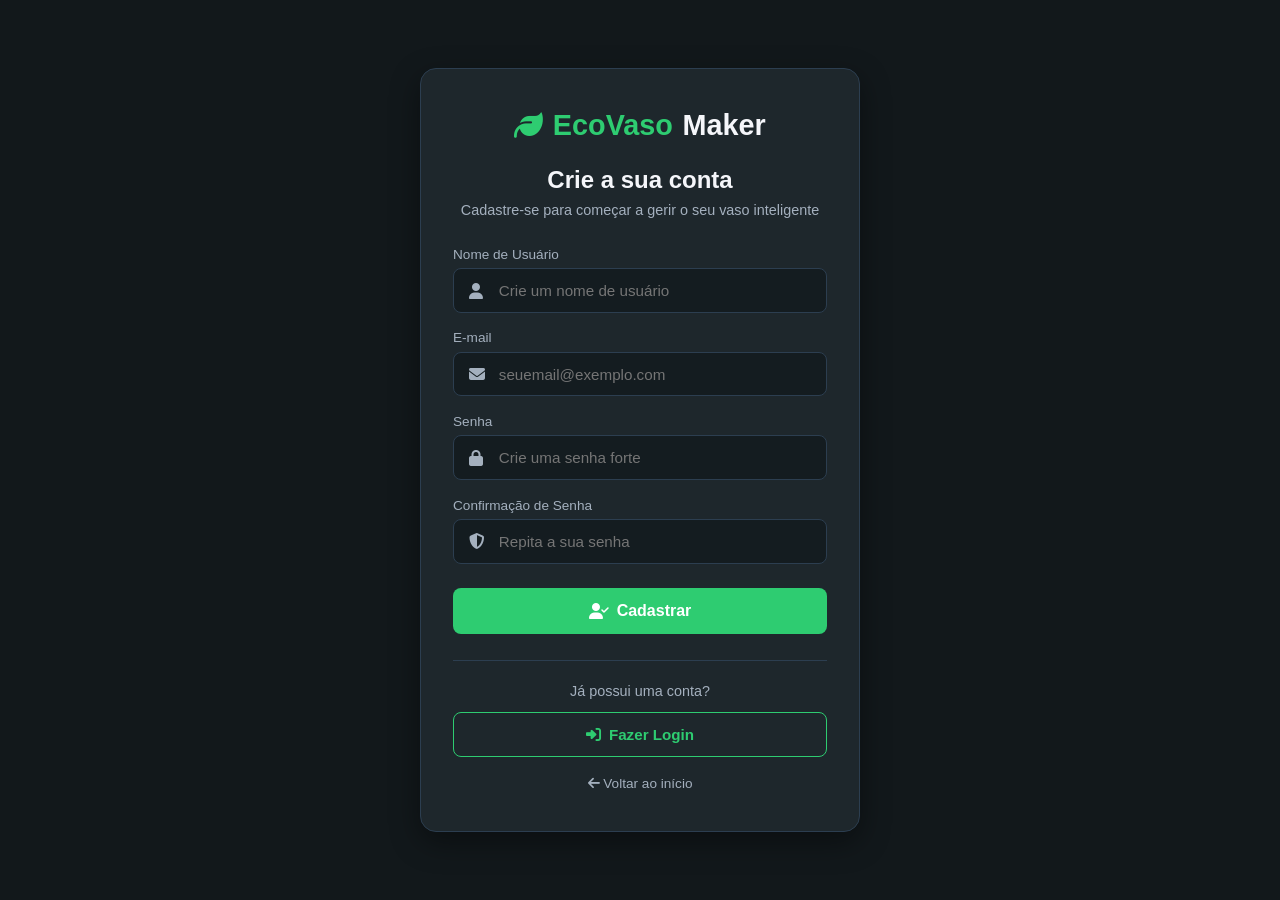
<file: telas/cadastro.html>
<!DOCTYPE html>
<html lang="pt-BR">
<head>
    <meta charset="UTF-8">
    <meta name="viewport" content="width=device-width, initial-scale=1.0">
    <title>Cadastro - Vaso Automatizado Maker</title>
    <!-- Font Awesome para ícones -->
    <link rel="stylesheet" href="https://cdnjs.cloudflare.com/ajax/libs/font-awesome/6.4.0/css/all.min.css">
    <!-- Ficheiro de Estilo do Cadastro -->
    <link rel="stylesheet" href="../estilos/cadastro.css">
</head>
<body>

    <main class="register-container">
        <div class="register-card">
            <!-- Logo na tela -->
            <div class="logo">
                <i class="fa-solid fa-leaf"></i> EcoVaso <span>Maker</span>
            </div>

            <h2>Crie a sua conta</h2>
            <p class="subtitle">Cadastre-se para começar a gerir o seu vaso inteligente</p>

            <!-- Formulário de Cadastro -->
            <form id="registerForm" class="register-form">
                <div class="input-group">
                    <label for="username">Nome de Usuário</label>
                    <div class="input-wrapper">
                        <i class="fa-solid fa-user"></i>
                        <input type="text" id="username" placeholder="Crie um nome de usuário" required>
                    </div>
                </div>

                <div class="input-group">
                    <label for="email">E-mail</label>
                    <div class="input-wrapper">
                        <i class="fa-solid fa-envelope"></i>
                        <input type="email" id="email" placeholder="seuemail@exemplo.com" required>
                    </div>
                </div>

                <div class="input-group">
                    <label for="password">Senha</label>
                    <div class="input-wrapper">
                        <i class="fa-solid fa-lock"></i>
                        <input type="password" id="password" placeholder="Crie uma senha forte" required minlength="6">
                    </div>
                </div>

                <div class="input-group">
                    <label for="confirmPassword">Confirmação de Senha</label>
                    <div class="input-wrapper">
                        <i class="fa-solid fa-shield-halved"></i>
                        <input type="password" id="confirmPassword" placeholder="Repita a sua senha" required minlength="6">
                    </div>
                </div>

                <!-- Mensagem de erro caso as senhas não coincidam -->
                <div id="errorMessage" class="error-message"></div>

                <button type="submit" class="btn-register">
                    <i class="fa-solid fa-user-check"></i> Cadastrar
                </button>
            </form>

            <!-- Chamada para quem já tem conta -->
            <div class="login-callout">
                <p>Já possui uma conta?</p>
                <a href="login.html" class="btn-login-link">
                    <i class="fa-solid fa-right-to-bracket"></i> Fazer Login
                </a>
            </div>

            <div class="register-footer">
                <p><a href="inicio.html"><i class="fa-solid fa-arrow-left"></i> Voltar ao início</a></p>
            </div>
        </div>
    </main>

    <!-- Script de validação do cadastro -->
    <script src="../scripts/cadastro.js"></script>
</body>
</html>
</file>
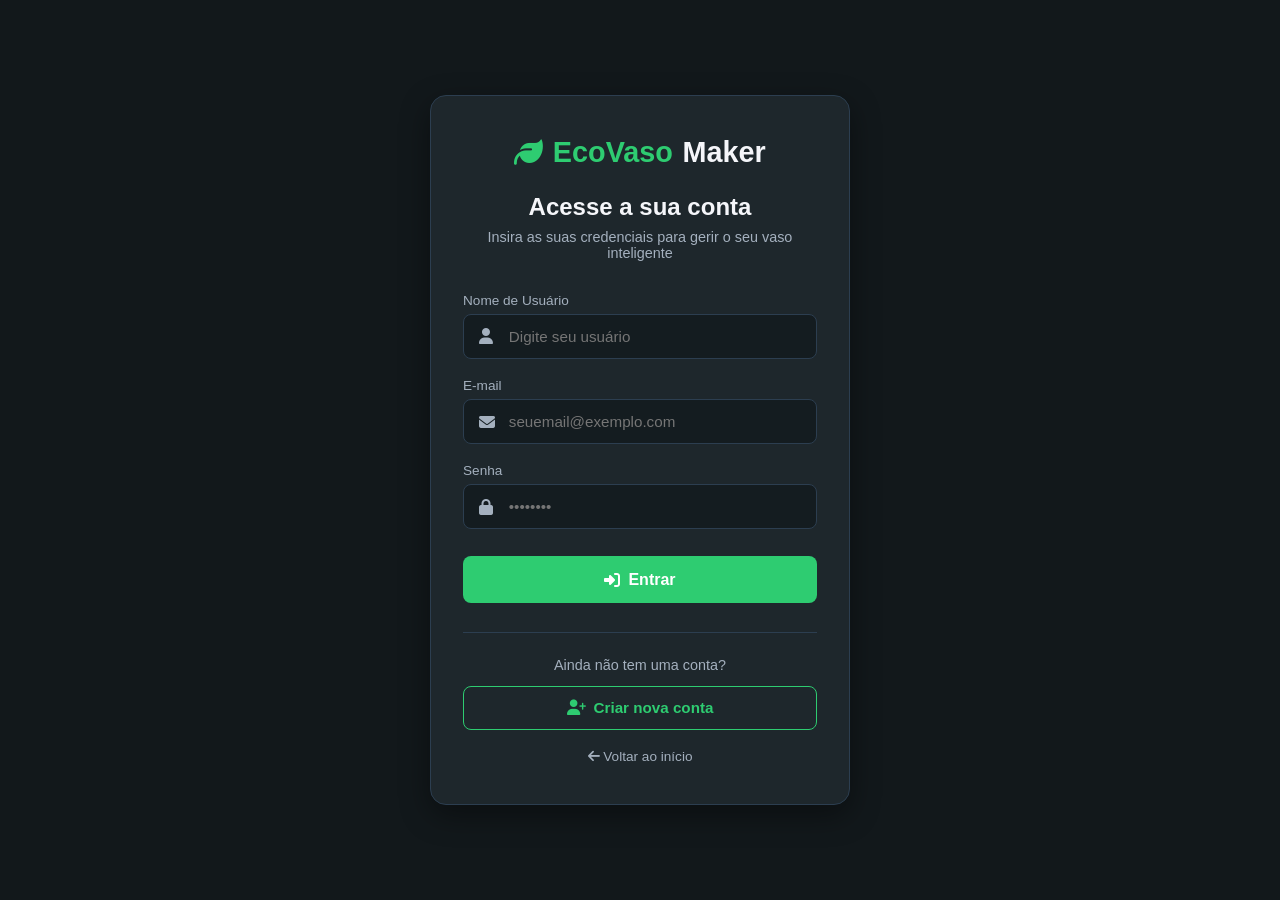
<file: telas/login.html>
<!DOCTYPE html>
<html lang="pt-BR">
<head>
    <meta charset="UTF-8">
    <meta name="viewport" content="width=device-width, initial-scale=1.0">
    <title>Login - Vaso Automatizado Maker</title>
    <!-- Font Awesome para ícones -->
    <link rel="stylesheet" href="https://cdnjs.cloudflare.com/ajax/libs/font-awesome/6.4.0/css/all.min.css">
    <!-- Ficheiro de Estilo do Login -->
    <link rel="stylesheet" href="../estilos/login.css">
</head>
<body>

    <main class="login-container">
        <div class="login-card">
            <!-- Logo na tela -->
            <div class="logo">
                <i class="fa-solid fa-leaf"></i> EcoVaso <span>Maker</span>
            </div>

            <h2>Acesse a sua conta</h2>
            <p class="subtitle">Insira as suas credenciais para gerir o seu vaso inteligente</p>

            <!-- Formulário de Login -->
            <form id="loginForm" class="login-form">
                <div class="input-group">
                    <label for="username">Nome de Usuário</label>
                    <div class="input-wrapper">
                        <i class="fa-solid fa-user"></i>
                        <input type="text" id="username" placeholder="Digite seu usuário" required>
                    </div>
                </div>

                <div class="input-group">
                    <label for="email">E-mail</label>
                    <div class="input-wrapper">
                        <i class="fa-solid fa-envelope"></i>
                        <input type="email" id="email" placeholder="seuemail@exemplo.com" required>
                    </div>
                </div>

                <div class="input-group">
                    <label for="password">Senha</label>
                    <div class="input-wrapper">
                        <i class="fa-solid fa-lock"></i>
                        <input type="password" id="password" placeholder="••••••••" required>
                    </div>
                </div>

                <button type="submit" class="btn-login">
                    <i class="fa-solid fa-right-to-bracket"></i> Entrar
                </button>
            </form>

            <!-- Chamada e Botão para Tela de Cadastro -->
            <div class="register-callout">
                <p>Ainda não tem uma conta?</p>
                <a href="cadastro.html" class="btn-register">
                    <i class="fa-solid fa-user-plus"></i> Criar nova conta
                </a>
            </div>

            <div class="login-footer">
                <p><a href="inicio.html"><i class="fa-solid fa-arrow-left"></i> Voltar ao início</a></p>
            </div>
        </div>
    </main>

    <!-- Script de validação e controle -->
    <script src="../scripts/login.js"></script>
</body>
</html>
</file>
<file: estilos/cadastro.css>
:root {
    --bg-primary: #12181b;
    --bg-card: #1e272c;
    --accent-green: #2ecc71;
    --accent-green-hover: #27ae60;
    --text-color: #f5f6fa;
    --text-muted: #a4b0be;
    --border-color: #2c3e50;
    --input-bg: #141c20;
    --error-color: #e74c3c;
}

* {
    margin: 0;
    padding: 0;
    box-sizing: border-box;
    font-family: 'Segoe UI', Tahoma, Geneva, Verdana, sans-serif;
}

body {
    background-color: var(--bg-primary);
    color: var(--text-color);
    min-height: 100vh;
    display: flex;
    align-items: center;
    justify-content: center;
    padding: 1.5rem;
}

.register-container {
    width: 100%;
    max-width: 440px;
}

.register-card {
    background-color: var(--bg-card);
    padding: 2.5rem 2rem;
    border-radius: 16px;
    border: 1px solid var(--border-color);
    box-shadow: 0 10px 30px rgba(0, 0, 0, 0.4);
    text-align: center;
}

/* Logo */
.logo {
    font-size: 1.8rem;
    font-weight: bold;
    color: var(--accent-green);
    display: flex;
    align-items: center;
    justify-content: center;
    gap: 0.6rem;
    margin-bottom: 1.5rem;
}

.logo span {
    color: var(--text-color);
}

.register-card h2 {
    font-size: 1.5rem;
    margin-bottom: 0.5rem;
}

.subtitle {
    color: var(--text-muted);
    font-size: 0.9rem;
    margin-bottom: 1.8rem;
}

/* Estilo do Formulário */
.register-form {
    display: flex;
    flex-direction: column;
    gap: 1.1rem;
    text-align: left;
}

.input-group label {
    display: block;
    font-size: 0.85rem;
    color: var(--text-muted);
    margin-bottom: 0.4rem;
    font-weight: 500;
}

.input-wrapper {
    position: relative;
    display: flex;
    align-items: center;
}

.input-wrapper i {
    position: absolute;
    left: 1rem;
    color: var(--text-muted);
    font-size: 1rem;
}

.input-wrapper input {
    width: 100%;
    padding: 0.8rem 1rem 0.8rem 2.8rem;
    background-color: var(--input-bg);
    border: 1px solid var(--border-color);
    border-radius: 8px;
    color: var(--text-color);
    font-size: 0.95rem;
    outline: none;
    transition: border-color 0.3s;
}

.input-wrapper input:focus {
    border-color: var(--accent-green);
}

/* Mensagem de Erro */
.error-message {
    color: var(--error-color);
    font-size: 0.85rem;
    display: none;
    text-align: center;
    margin-top: -0.3rem;
}

/* Botão de Cadastro */
.btn-register {
    width: 100%;
    padding: 0.9rem;
    margin-top: 0.4rem;
    background-color: var(--accent-green);
    color: #fff;
    border: none;
    border-radius: 8px;
    font-size: 1rem;
    font-weight: 600;
    cursor: pointer;
    display: flex;
    align-items: center;
    justify-content: center;
    gap: 0.5rem;
    transition: background-color 0.3s;
}

.btn-register:hover {
    background-color: var(--accent-green-hover);
}

/* Seção de Redirecionamento para Login */
.login-callout {
    margin-top: 1.6rem;
    padding-top: 1.4rem;
    border-top: 1px solid var(--border-color);
    display: flex;
    flex-direction: column;
    gap: 0.8rem;
}

.login-callout p {
    font-size: 0.9rem;
    color: var(--text-muted);
}

.btn-login-link {
    width: 100%;
    padding: 0.8rem;
    background-color: transparent;
    color: var(--accent-green);
    border: 1px solid var(--accent-green);
    border-radius: 8px;
    font-size: 0.95rem;
    font-weight: 600;
    text-decoration: none;
    display: flex;
    align-items: center;
    justify-content: center;
    gap: 0.5rem;
    transition: all 0.3s;
}

.btn-login-link:hover {
    background-color: var(--accent-green);
    color: #fff;
}

/* Rodapé */
.register-footer {
    margin-top: 1.2rem;
    font-size: 0.85rem;
}

.register-footer a {
    color: var(--text-muted);
    text-decoration: none;
    transition: color 0.3s;
}

.register-footer a:hover {
    color: var(--accent-green);
}
</file>
<file: estilos/login.css>
:root {
    --bg-primary: #12181b;
    --bg-card: #1e272c;
    --accent-green: #2ecc71;
    --accent-green-hover: #27ae60;
    --text-color: #f5f6fa;
    --text-muted: #a4b0be;
    --border-color: #2c3e50;
    --input-bg: #141c20;
}

* {
    margin: 0;
    padding: 0;
    box-sizing: border-box;
    font-family: 'Segoe UI', Tahoma, Geneva, Verdana, sans-serif;
}

body {
    background-color: var(--bg-primary);
    color: var(--text-color);
    min-height: 100vh;
    display: flex;
    align-items: center;
    justify-content: center;
    padding: 1.5rem;
}

.login-container {
    width: 100%;
    max-width: 420px;
}

.login-card {
    background-color: var(--bg-card);
    padding: 2.5rem 2rem;
    border-radius: 16px;
    border: 1px solid var(--border-color);
    box-shadow: 0 10px 30px rgba(0, 0, 0, 0.4);
    text-align: center;
}

/* Logo */
.logo {
    font-size: 1.8rem;
    font-weight: bold;
    color: var(--accent-green);
    display: flex;
    align-items: center;
    justify-content: center;
    gap: 0.6rem;
    margin-bottom: 1.5rem;
}

.logo span {
    color: var(--text-color);
}

.login-card h2 {
    font-size: 1.5rem;
    margin-bottom: 0.5rem;
}

.subtitle {
    color: var(--text-muted);
    font-size: 0.9rem;
    margin-bottom: 2rem;
}

/* Estilo do Formulário */
.login-form {
    display: flex;
    flex-direction: column;
    gap: 1.2rem;
    text-align: left;
}

.input-group label {
    display: block;
    font-size: 0.85rem;
    color: var(--text-muted);
    margin-bottom: 0.4rem;
    font-weight: 500;
}

.input-wrapper {
    position: relative;
    display: flex;
    align-items: center;
}

.input-wrapper i {
    position: absolute;
    left: 1rem;
    color: var(--text-muted);
    font-size: 1rem;
}

.input-wrapper input {
    width: 100%;
    padding: 0.8rem 1rem 0.8rem 2.8rem;
    background-color: var(--input-bg);
    border: 1px solid var(--border-color);
    border-radius: 8px;
    color: var(--text-color);
    font-size: 0.95rem;
    outline: none;
    transition: border-color 0.3s;
}

.input-wrapper input:focus {
    border-color: var(--accent-green);
}

/* Botão de Entrar */
.btn-login {
    width: 100%;
    padding: 0.9rem;
    margin-top: 0.5rem;
    background-color: var(--accent-green);
    color: #fff;
    border: none;
    border-radius: 8px;
    font-size: 1rem;
    font-weight: 600;
    cursor: pointer;
    display: flex;
    align-items: center;
    justify-content: center;
    gap: 0.5rem;
    transition: background-color 0.3s;
}

.btn-login:hover {
    background-color: var(--accent-green-hover);
}

/* Bloco para Criar Conta / Cadastro */
.register-callout {
    margin-top: 1.8rem;
    padding-top: 1.5rem;
    border-top: 1px solid var(--border-color);
    display: flex;
    flex-direction: column;
    gap: 0.8rem;
}

.register-callout p {
    font-size: 0.9rem;
    color: var(--text-muted);
}

.btn-register {
    width: 100%;
    padding: 0.8rem;
    background-color: transparent;
    color: var(--accent-green);
    border: 1px solid var(--accent-green);
    border-radius: 8px;
    font-size: 0.95rem;
    font-weight: 600;
    text-decoration: none;
    display: flex;
    align-items: center;
    justify-content: center;
    gap: 0.5rem;
    transition: all 0.3s;
}

.btn-register:hover {
    background-color: var(--accent-green);
    color: #fff;
}

/* Rodapé do Card */
.login-footer {
    margin-top: 1.2rem;
    font-size: 0.85rem;
}

.login-footer a {
    color: var(--text-muted);
    text-decoration: none;
    transition: color 0.3s;
}

.login-footer a:hover {
    color: var(--accent-green);
}
</file>
